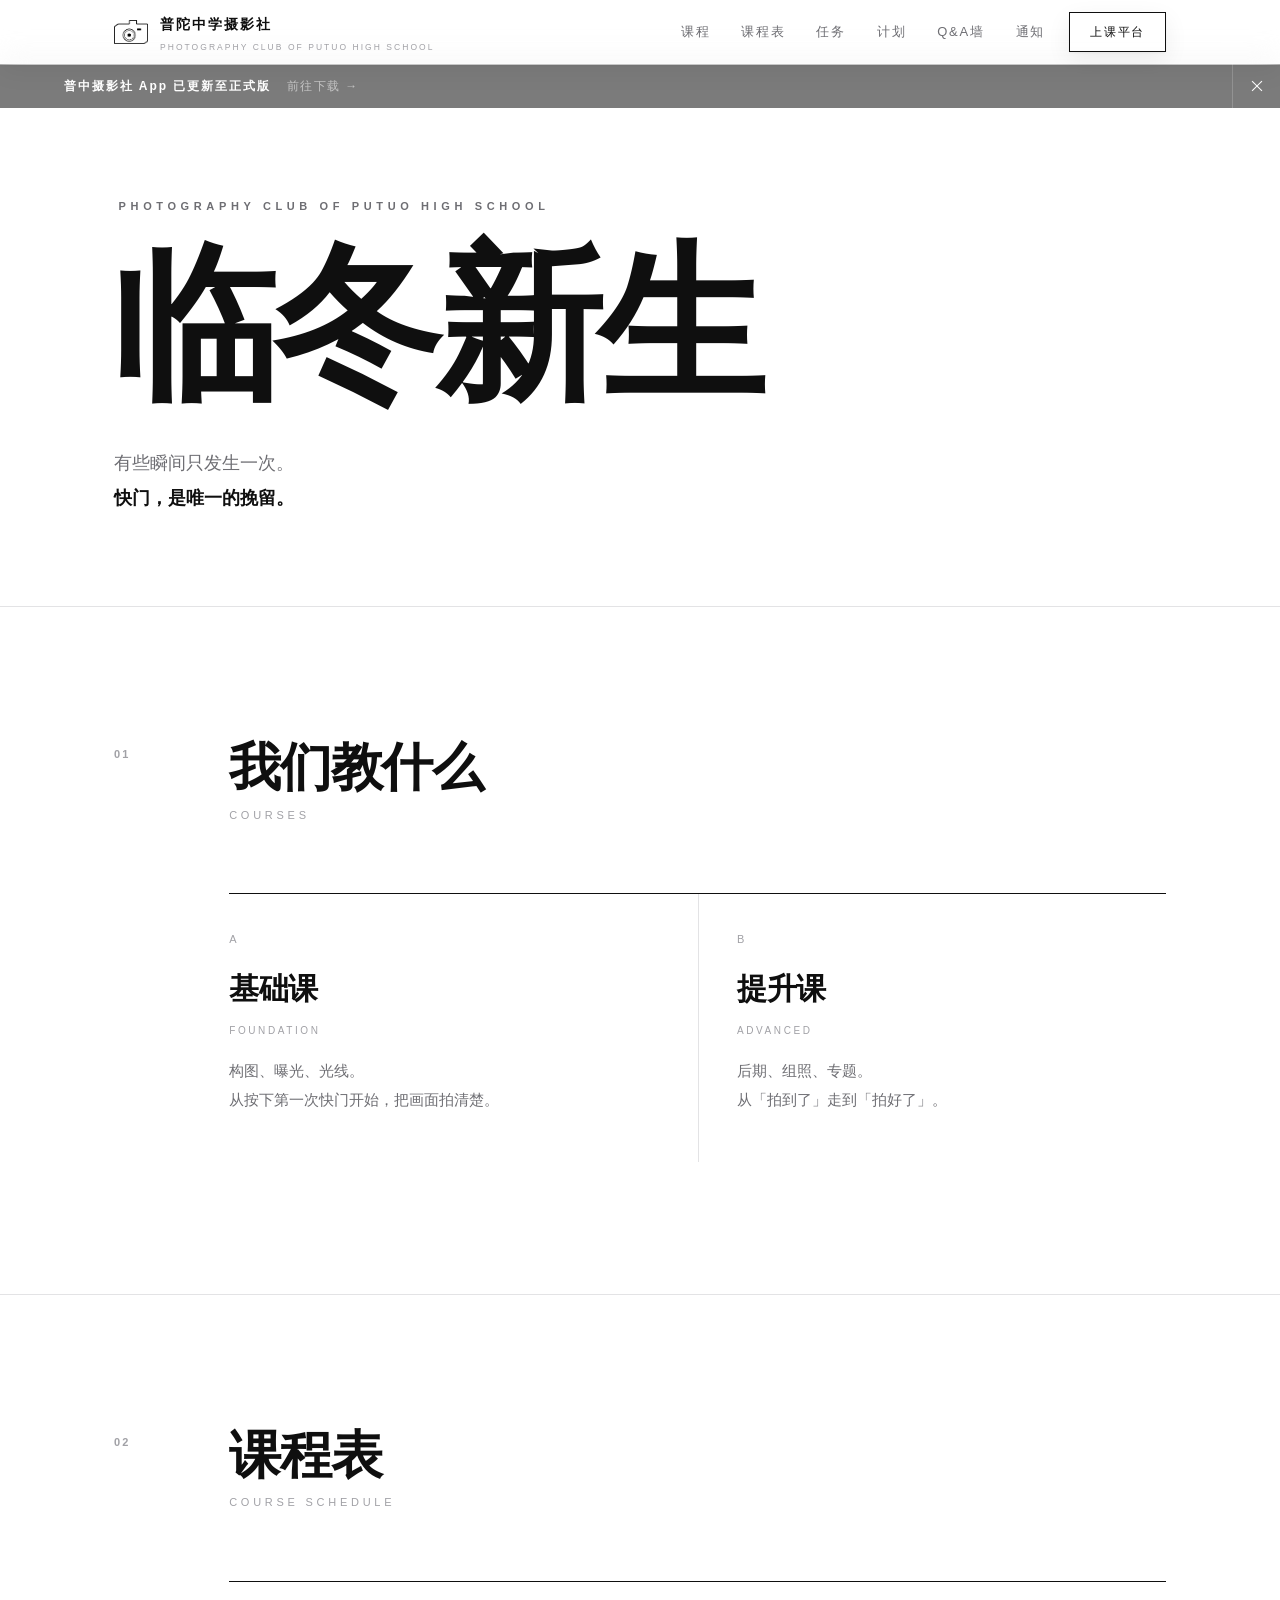
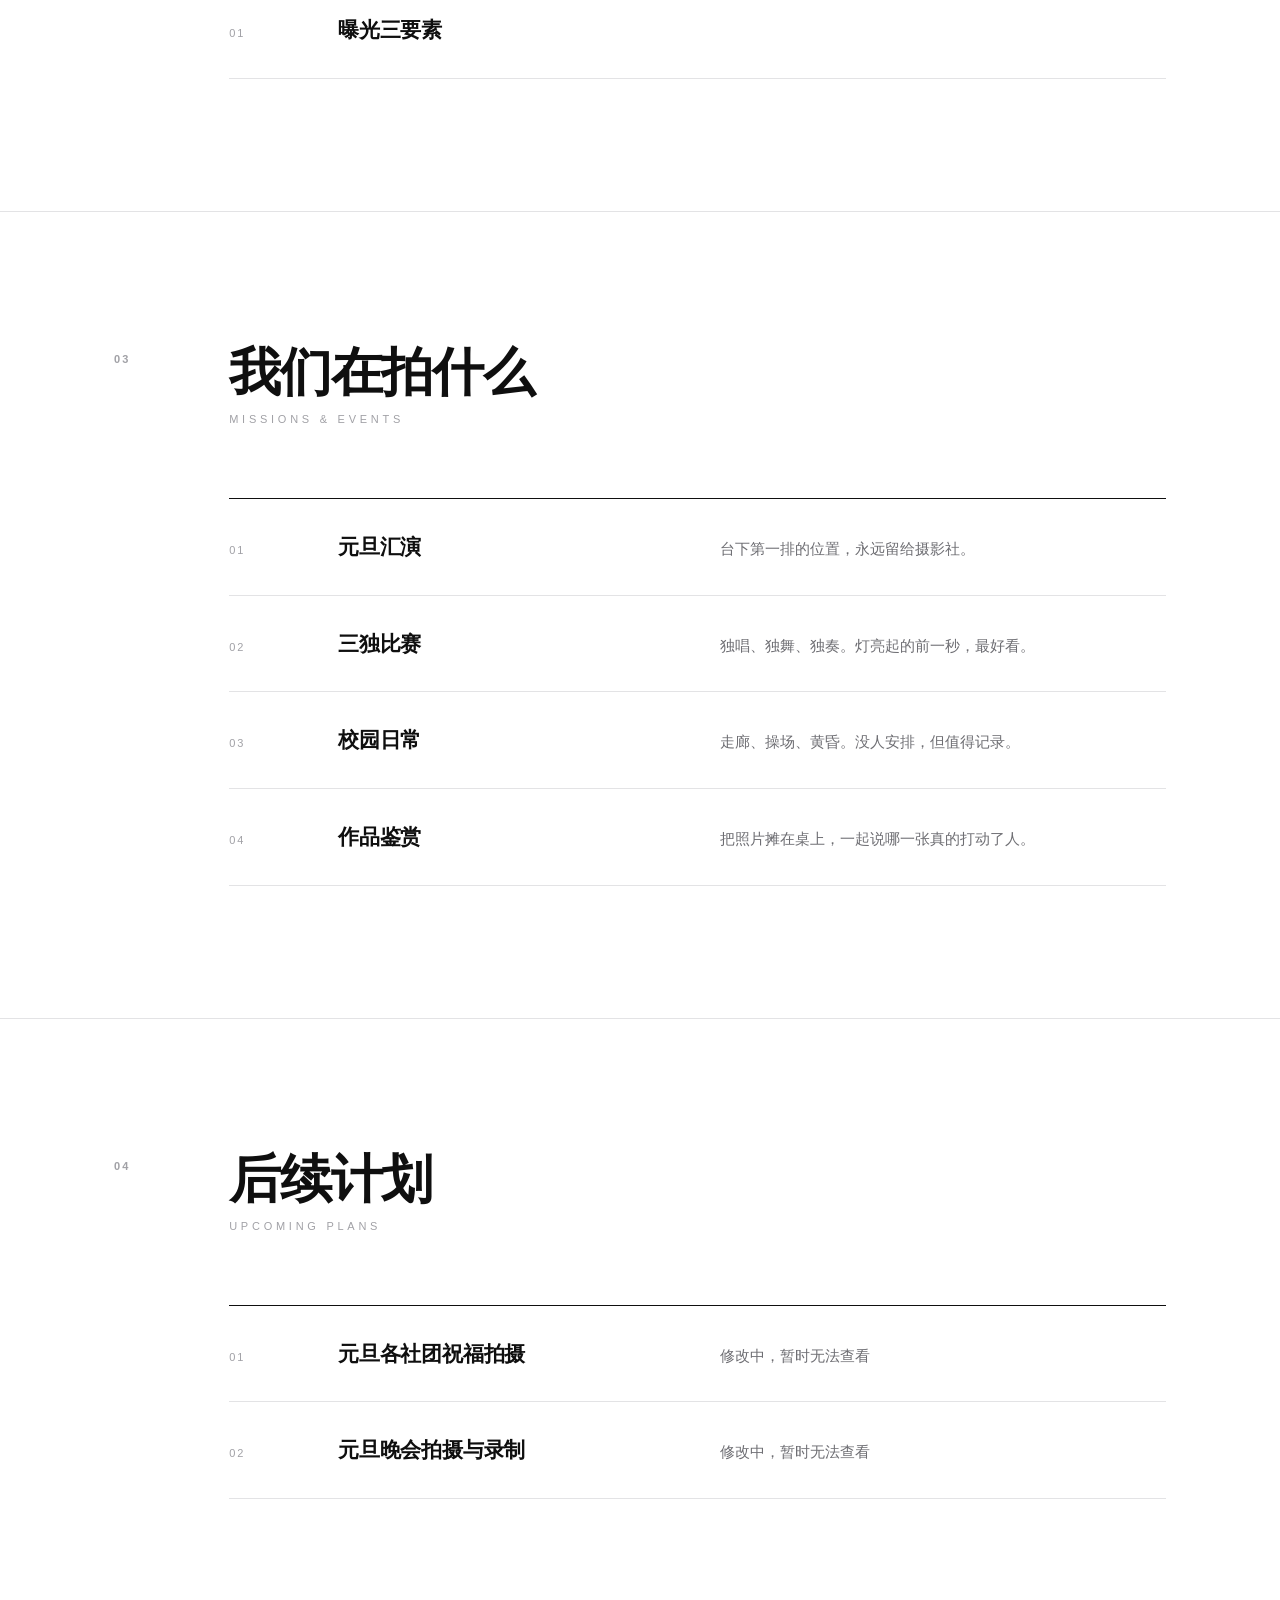
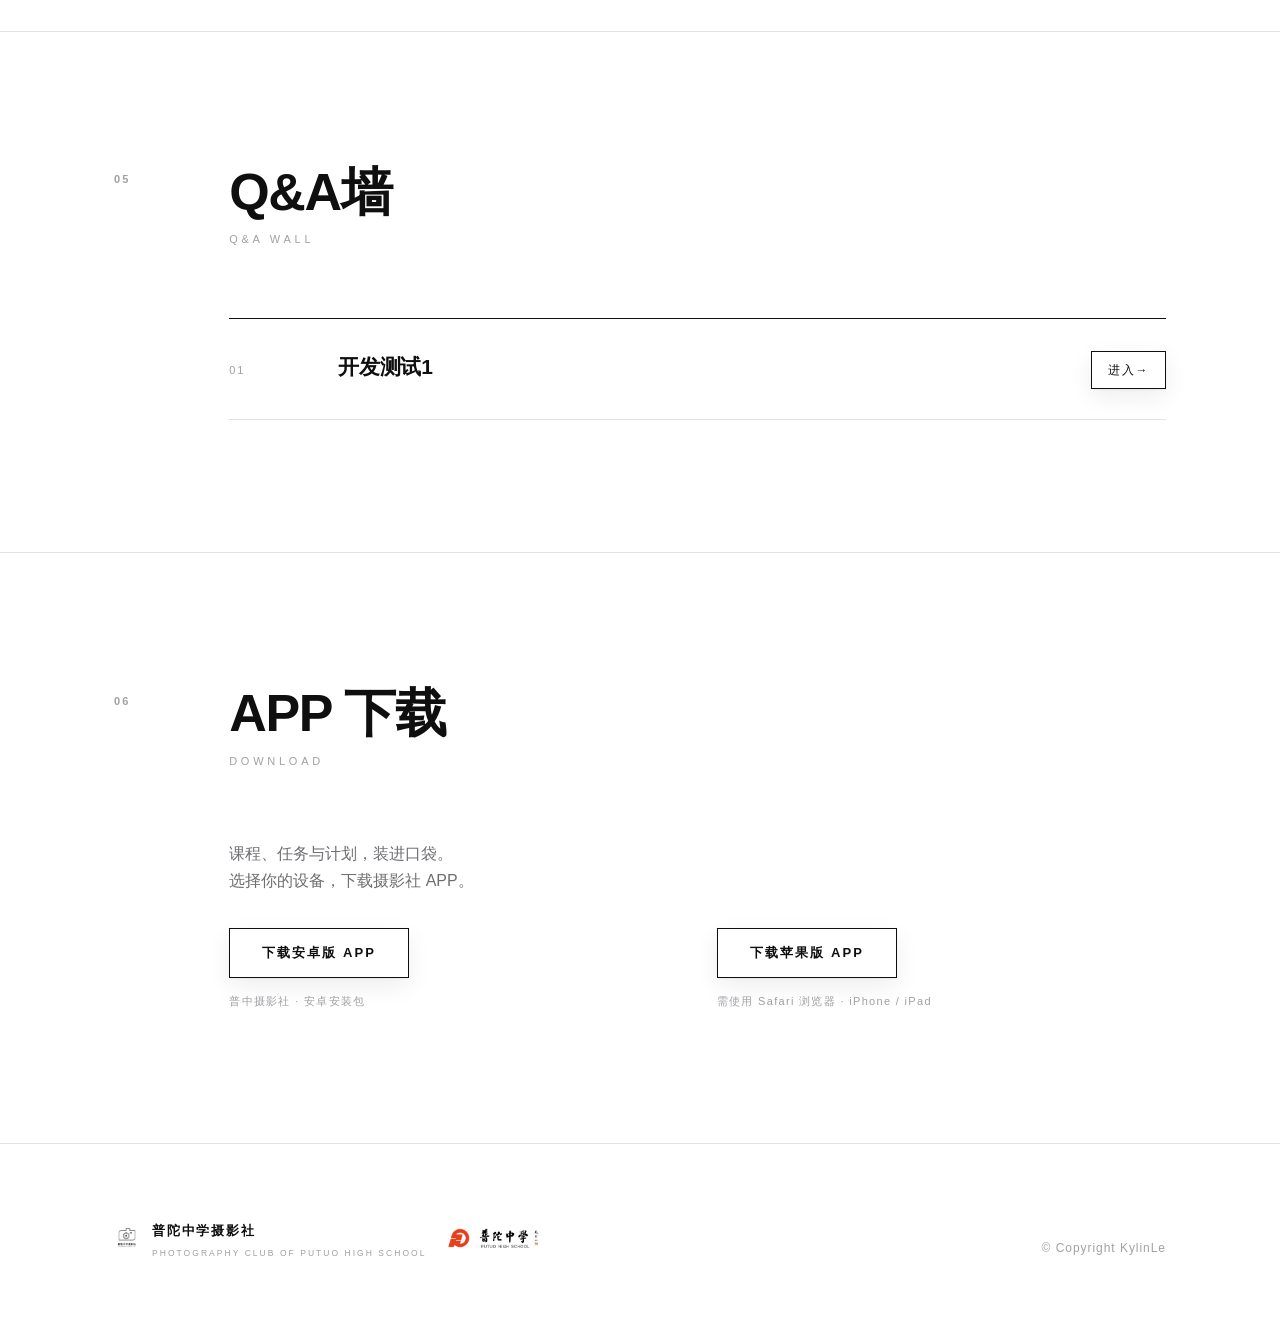
<file: index.html>
<!DOCTYPE html>
<html lang="zh-CN">
<head>
<meta charset="UTF-8">
<meta name="viewport" content="width=device-width, initial-scale=1">
<title>普陀中学摄影社</title>
<meta name="description" content="普陀中学摄影社 — 留住光。课程、活动与作品，用快门挽留每一个瞬间。">
<link rel="icon" type="image/png" href="assets/logo.png">
<link rel="stylesheet" href="css/style.css">
<meta name="app-version-code" content="7">
</head>
<body class="has-notice">

<!-- ================= 导航 ================= -->
<header class="nav" id="nav">
  <div class="nav-inner">
    <a class="brand" href="#top" aria-label="返回顶部">
      <img src="assets/logo2.png" alt="" width="34">
      <span>
        <span class="name">普陀中学摄影社</span>
        <span class="sub">Photography Club of Putuo High School</span>
      </span>
    </a>

    <nav class="nav-links" aria-label="主导航">
      <a href="#courses">课程</a>
      <a href="#timetable">课程表</a>
      <a href="#missions">任务</a>
      <a href="#plans">计划</a>
      <a href="#qa">Q&amp;A墙</a>
      <a class="notices-toggle" href="#notices">通知</a>
    </nav>

    <a class="platform-btn" href="https://kylinle.github.io/cp" target="_blank" rel="noopener">上课平台</a>

    <button class="menu-btn" id="menuBtn" aria-expanded="false" aria-label="打开菜单">
      <span></span><span></span>
    </button>
  </div>
  <div class="mobile-menu" id="mobileMenu">
    <a href="#courses">课程</a>
    <a href="#timetable">课程表</a>
    <a href="#missions">任务</a>
    <a href="#plans">计划</a>
    <a href="#qa">Q&amp;A墙</a>
    <a class="notices-toggle" href="#notices">通知</a>
  </div>
</header>

<!-- ================= 通知栏（可多条堆叠） ================= -->
<div class="notices" id="notices">
  <div class="notice" id="notice-app-release">
    <a class="notice-link" href="#app">
      <span class="t">普中摄影社 App 已更新至正式版</span>
      <span class="more">前往下载 →</span>
    </a>
    <button class="notice-close" aria-label="关闭通知">
      <span></span><span></span>
    </button>
  </div>
</div>

<main id="top">

  <!-- ================= 首屏 ================= -->
  <section class="hero">
    <div class="wrap">
      <div class="hero-grid">
        <div>
          <div class="eyebrow">Photography Club of Putuo High School</div>
          <h1>临冬新生</h1>
          <p class="hero-desc">
            有些瞬间只发生一次。<br>
            <strong>快门，是唯一的挽留。</strong>
          </p>
        </div>
      </div>
    </div>
  </section>

  <!-- ================= 01 课程 ================= -->
  <section class="sec" id="courses">
    <div class="wrap">
      <div class="sec-head reveal">
        <div class="sec-num">01</div>
        <h2>我们教什么<span class="en">Courses</span></h2>
      </div>

      <div class="sec-body">
        <div></div>
        <div class="content">
          <div class="courses reveal">
            <div class="course">
              <div class="idx">A</div>
              <h3>基础课</h3>
              <span class="en">Foundation</span>
              <p>构图、曝光、光线。<br>从按下第一次快门开始，把画面拍清楚。</p>
            </div>
            <div class="course">
              <div class="idx">B</div>
              <h3>提升课</h3>
              <span class="en">Advanced</span>
              <p>后期、组照、专题。<br>从「拍到了」走到「拍好了」。</p>
            </div>
          </div>
        </div>
      </div>
    </div>
  </section>

  <!-- ================= 02 课程表 ================= -->
  <section class="sec" id="timetable">
    <div class="wrap">
      <div class="sec-head reveal">
        <div class="sec-num">02</div>
        <h2>课程表<span class="en">Course Schedule</span></h2>
      </div>

      <div class="sec-body">
        <div></div>
        <div class="content">
          <div class="list reveal">
            <div class="list-item">
              <div class="n">01</div>
              <div class="t">曝光三要素</div>
            </div>
          </div>
        </div>
      </div>
    </div>
  </section>

  <!-- ================= 03 任务与活动 ================= -->
  <section class="sec" id="missions">
    <div class="wrap">
      <div class="sec-head reveal">
        <div class="sec-num">03</div>
        <h2>我们在拍什么<span class="en">Missions &amp; Events</span></h2>
      </div>

      <div class="sec-body">
        <div></div>
        <div class="content">
          <div class="list reveal">
            <div class="list-item">
              <div class="n">01</div>
              <div class="t">元旦汇演</div>
              <div class="d">台下第一排的位置，永远留给摄影社。</div>
            </div>
            <div class="list-item">
              <div class="n">02</div>
              <div class="t">三独比赛</div>
              <div class="d">独唱、独舞、独奏。灯亮起的前一秒，最好看。</div>
            </div>
            <div class="list-item">
              <div class="n">03</div>
              <div class="t">校园日常</div>
              <div class="d">走廊、操场、黄昏。没人安排，但值得记录。</div>
            </div>
            <div class="list-item">
              <div class="n">04</div>
              <div class="t">作品鉴赏</div>
              <div class="d">把照片摊在桌上，一起说哪一张真的打动了人。</div>
            </div>
          </div>
        </div>
      </div>
    </div>
  </section>

  <!-- ================= 04 后续计划 ================= -->
  <section class="sec" id="plans">
    <div class="wrap">
      <div class="sec-head reveal">
        <div class="sec-num">04</div>
        <h2>后续计划<span class="en">Upcoming Plans</span></h2>
      </div>

      <div class="sec-body">
        <div></div>
        <div class="content">
          <div class="list reveal">
            <div class="list-item">
              <div class="n">01</div>
              <div class="t">元旦各社团祝福拍摄</div>
              <div class="d">修改中，暂时无法查看</div>
            </div>
            <div class="list-item">
              <div class="n">02</div>
              <div class="t">元旦晚会拍摄与录制</div>
              <div class="d">修改中，暂时无法查看</div>
            </div>
          </div>
        </div>
      </div>
    </div>
  </section>

  <!-- ================= 05 Q&A墙 ================= -->
  <section class="sec" id="qa">
    <div class="wrap">
      <div class="sec-head reveal">
        <div class="sec-num">05</div>
        <h2>Q&amp;A墙<span class="en">Q&amp;A Wall</span></h2>
      </div>

      <div class="sec-body">
        <div></div>
        <div class="content">
          <div class="list reveal">
            <a class="list-item plan-item" href="plan/qa-dev-test1.html">
              <div class="n">01</div>
              <div class="t">开发测试1</div>
              <div class="go">进入<span aria-hidden="true"> →</span></div>
            </a>
          </div>
        </div>
      </div>
    </div>
  </section>

<!-- ================= 06 APP 下载 ================= -->
<section class="sec" id="app">
  <div class="wrap">
    <div class="sec-head reveal">
      <div class="sec-num">06</div>
      <h2>APP 下载<span class="en">Download</span></h2>
    </div>

    <div class="sec-body">
      <div></div>
      <div class="content">
        <p class="reveal">课程、任务与计划，装进口袋。<br>选择你的设备，下载摄影社 APP。</p>
        <div class="dl-opts reveal">
          <div class="dl-opt">
            <a class="dl-btn" href="downloads/pcpths-android.apk" download data-file="pcpths-android.apk">下载安卓版 APP</a>
            <div class="dl-meta">普中摄影社 · 安卓安装包</div>
          </div>
          <div class="dl-opt">
            <a class="dl-btn" id="iosDlBtn" href="downloads/普陀中学摄影社.mobileconfig" download>下载苹果版 APP</a>
            <div class="dl-meta">需使用 Safari 浏览器 · iPhone / iPad</div>
          </div>
        </div>
      </div>
    </div>
  </div>
</section>

</main>

<!-- ================= 下载弹窗 ================= -->
<div class="modal" id="dlModal" role="dialog" aria-modal="true" aria-labelledby="dlModalTitle">
  <div class="modal-mask"></div>
  <div class="modal-box">
    <p class="modal-title" id="dlModalTitle">开始下载</p>
    <p class="modal-desc"><span id="dlFile">pcpths-android.apk</span> 已开始下载，<br>请在浏览器下载列表查看。</p>
    <button class="modal-btn" id="dlModalClose">知道了</button>
  </div>
</div>

<!-- ================= Safari 提醒弹窗（苹果版下载） ================= -->
<div class="modal" id="iosModal" role="dialog" aria-modal="true" aria-labelledby="iosModalTitle">
  <div class="modal-mask"></div>
  <div class="modal-box">
    <p class="modal-title" id="iosModalTitle">请使用 Safari 浏览器</p>
    <p class="modal-desc">苹果版 APP 需在 Safari 浏览器中下载安装，<br>微信、QQ 内置浏览器无法完成安装。</p>
    <button class="modal-btn" id="iosModalConfirm">确定</button>
  </div>
</div>

<!-- ================= 页脚 ================= -->
<footer class="foot">
  <div class="wrap foot-inner">
    <div class="foot-brand-group">
      <a class="brand" href="#top">
        <img src="assets/logo.png" alt="" width="26" height="26">
        <span>
          <span class="name">普陀中学摄影社</span>
          <span class="sub">Photography Club of Putuo High School</span>
        </span>
      </a>
      <a class="foot-badge" href="http://www.ptzx.net/" target="_blank" rel="noopener" aria-label="普陀中学官网"><img src="assets/logopths.gif" alt=""></a>
    </div>
    <div class="legal">
      ©️ Copyright KylinLe
    </div>
  </div>
</footer>

<script src="js/main.js"></script>
</body>
</html>
</file>
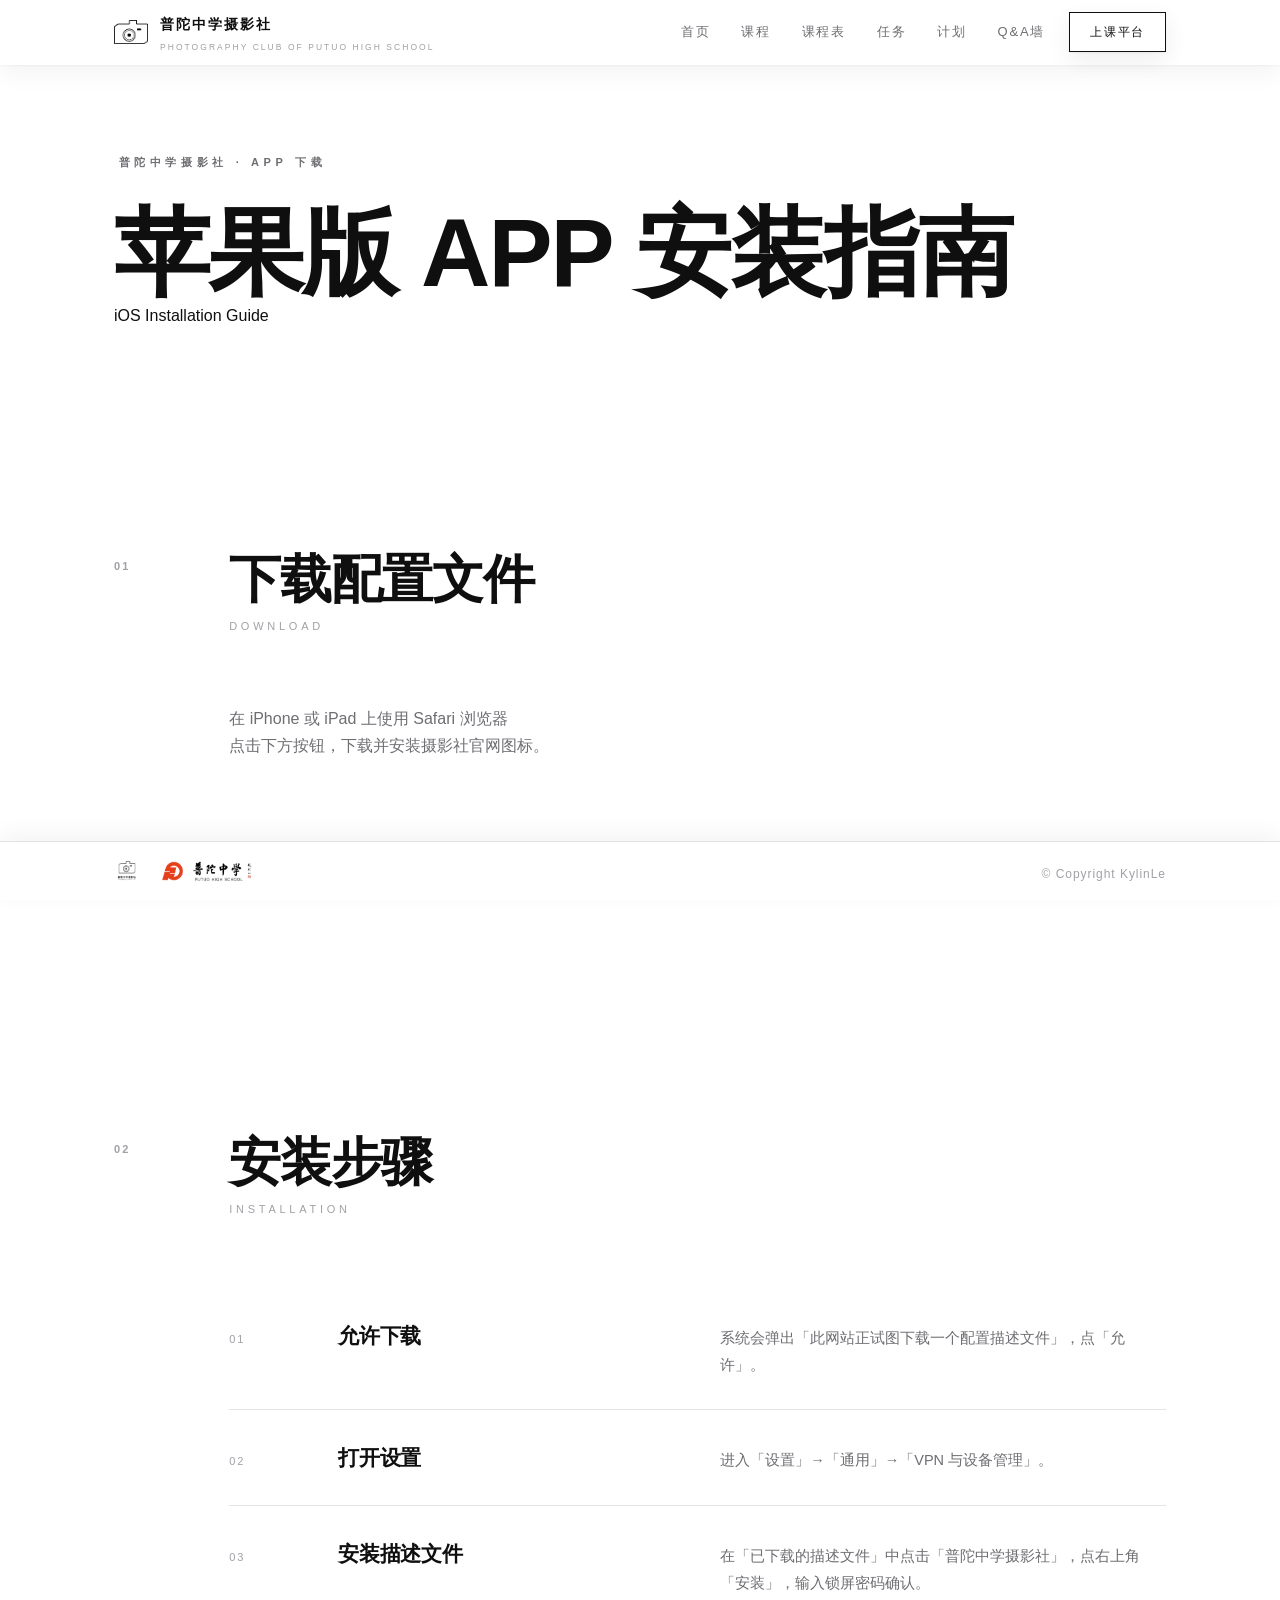
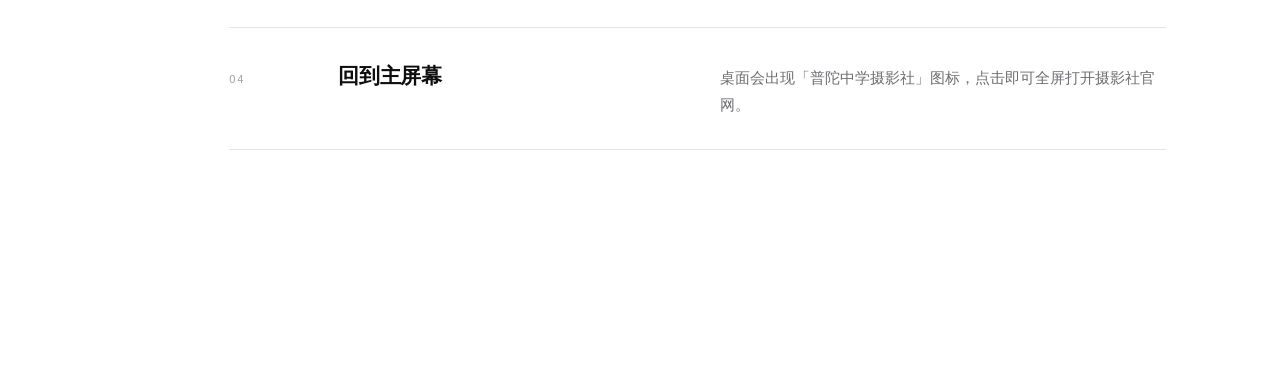
<file: guide/ios-install.html>
<!DOCTYPE html>
<html lang="zh-CN">
<head>
<meta charset="UTF-8">
<meta name="viewport" content="width=device-width, initial-scale=1">
<title>苹果版 APP 安装指南 — 普陀中学摄影社</title>
<meta name="description" content="普陀中学摄影社 · 苹果版 APP 下载与安装指南。">
<link rel="icon" type="image/png" href="../assets/logo.png">
<link rel="stylesheet" href="../css/style.css">
</head>
<body>

<!-- ================= 导航 ================= -->
<header class="nav" id="nav">
  <div class="nav-inner">
    <a class="brand" href="../index.html" aria-label="返回首页">
      <img src="../assets/logo2.png" alt="" width="34">
      <span>
        <span class="name">普陀中学摄影社</span>
        <span class="sub">Photography Club of Putuo High School</span>
      </span>
    </a>

    <nav class="nav-links" aria-label="主导航">
      <a href="../index.html">首页</a>
      <a href="../index.html#courses">课程</a>
      <a href="../index.html#timetable">课程表</a>
      <a href="../index.html#missions">任务</a>
      <a href="../index.html#plans">计划</a>
      <a href="../index.html#qa">Q&amp;A墙</a>
    </nav>

    <a class="platform-btn" href="https://kylinle.github.io/cp" target="_blank" rel="noopener">上课平台</a>

    <button class="menu-btn" id="menuBtn" aria-expanded="false" aria-label="打开菜单">
      <span></span><span></span>
    </button>
  </div>
  <div class="mobile-menu" id="mobileMenu">
    <a href="../index.html">首页</a>
    <a href="../index.html#courses">课程</a>
    <a href="../index.html#timetable">课程表</a>
    <a href="../index.html#missions">任务</a>
    <a href="../index.html#plans">计划</a>
    <a href="../index.html#qa">Q&amp;A墙</a>
  </div>
</header>

<main class="plan-page" id="top">

  <!-- ================= 首屏 ================= -->
  <section class="hero">
    <div class="wrap">
      <div class="eyebrow">普陀中学摄影社 · APP 下载</div>
      <h1 class="plan-title">苹果版 APP 安装指南</h1>
      <div class="hero-en">iOS Installation Guide</div>
    </div>
  </section>

  <!-- ================= 01 下载配置文件 ================= -->
  <section class="sec">
    <div class="wrap">
      <div class="sec-head reveal">
        <div class="sec-num">01</div>
        <h2>下载配置文件<span class="en">Download</span></h2>
      </div>

      <div class="sec-body">
        <div></div>
        <div class="content">
          <p class="reveal">在 iPhone 或 iPad 上使用 Safari 浏览器<br>点击下方按钮，下载并安装摄影社官网图标。</p>
          <a class="dl-btn reveal" href="../downloads/普陀中学摄影社.mobileconfig" download>下载配置文件</a>
          <div class="dl-meta reveal">普陀中学摄影社.mobileconfig · iOS 配置文件</div>
        </div>
      </div>
    </div>
  </section>

  <!-- ================= 02 安装步骤 ================= -->
  <section class="sec">
    <div class="wrap">
      <div class="sec-head reveal">
        <div class="sec-num">02</div>
        <h2>安装步骤<span class="en">Installation</span></h2>
      </div>

      <div class="sec-body">
        <div></div>
        <div class="content">
          <div class="list reveal">
            <div class="list-item">
              <div class="n">01</div>
              <div class="t">允许下载</div>
              <div class="d">系统会弹出「此网站正试图下载一个配置描述文件」，点「允许」。</div>
            </div>
            <div class="list-item">
              <div class="n">02</div>
              <div class="t">打开设置</div>
              <div class="d">进入「设置」→「通用」→「VPN 与设备管理」。</div>
            </div>
            <div class="list-item">
              <div class="n">03</div>
              <div class="t">安装描述文件</div>
              <div class="d">在「已下载的描述文件」中点击「普陀中学摄影社」，点右上角「安装」，输入锁屏密码确认。</div>
            </div>
            <div class="list-item">
              <div class="n">04</div>
              <div class="t">回到主屏幕</div>
              <div class="d">桌面会出现「普陀中学摄影社」图标，点击即可全屏打开摄影社官网。</div>
            </div>
          </div>
        </div>
      </div>
    </div>
  </section>

</main>

<!-- ================= 页脚 ================= -->
<footer class="foot foot-bar">
  <div class="wrap foot-inner">
    <div class="foot-brand-group">
      <a class="brand" href="../index.html#top" aria-label="返回首页">
        <img src="../assets/logo.png" alt="普陀中学摄影社" width="26" height="26">
      </a>
      <a class="foot-badge" href="http://www.ptzx.net/" target="_blank" rel="noopener" aria-label="普陀中学官网"><img src="../assets/logopths.gif" alt=""></a>
    </div>
    <div class="legal">
      ©️ Copyright KylinLe
    </div>
  </div>
</footer>

<script src="../js/main.js"></script>
</body>
</html>
</file>
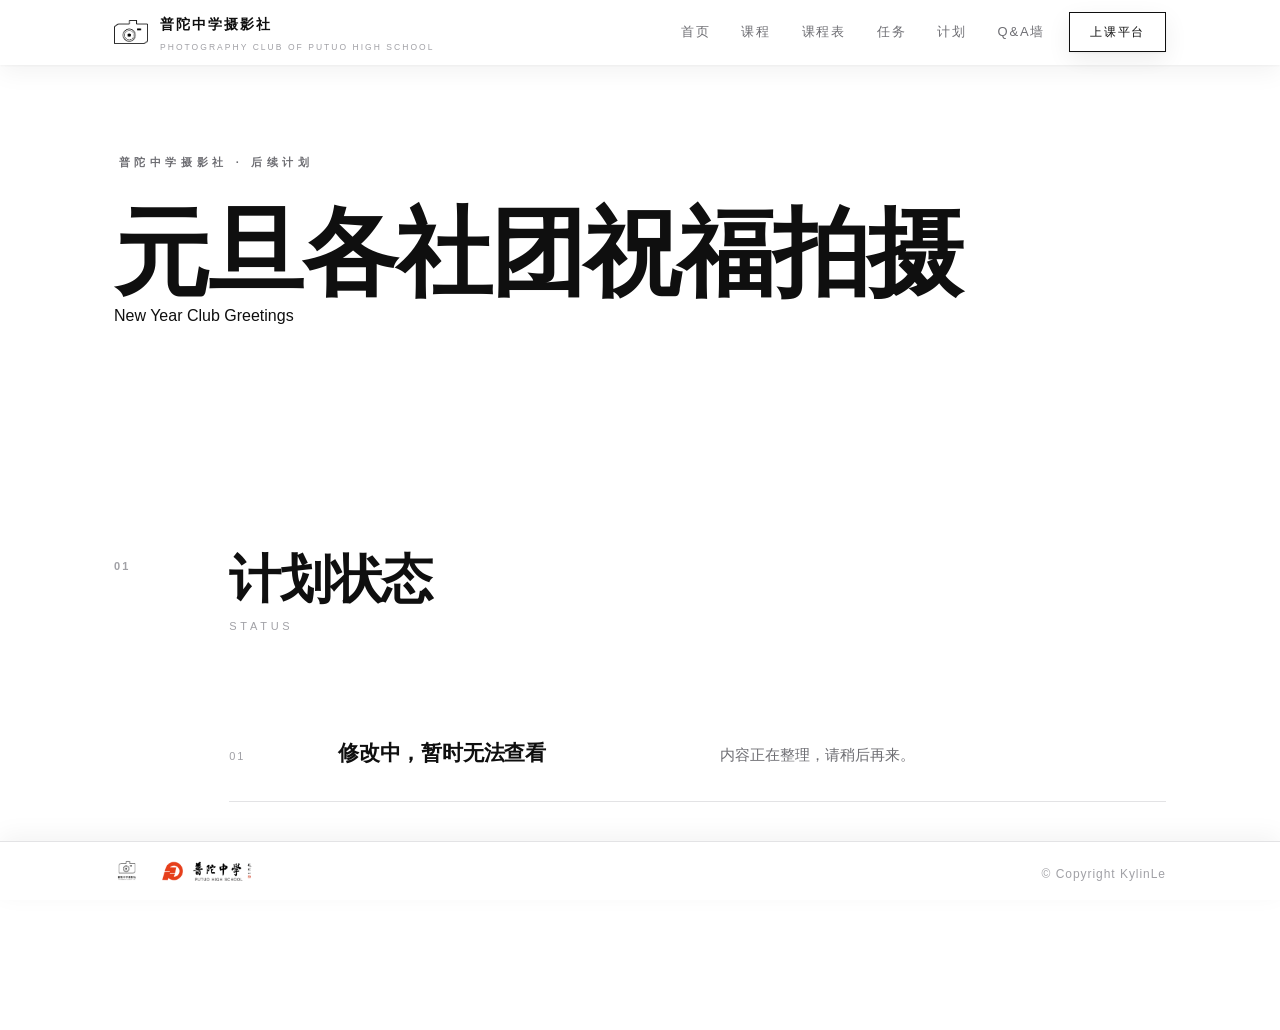
<file: plan/clubs-greeting.html>
<!DOCTYPE html>
<html lang="zh-CN">
<head>
<meta charset="UTF-8">
<meta name="viewport" content="width=device-width, initial-scale=1">
<title>元旦各社团祝福拍摄 — 普陀中学摄影社</title>
<meta name="description" content="普陀中学摄影社 · 元旦各社团祝福拍摄计划。">
<link rel="icon" type="image/png" href="../assets/logo.png">
<link rel="stylesheet" href="../css/style.css">
</head>
<body>

<!-- ================= 导航 ================= -->
<header class="nav" id="nav">
  <div class="nav-inner">
    <a class="brand" href="../index.html" aria-label="返回首页">
      <img src="../assets/logo2.png" alt="" width="34">
      <span>
        <span class="name">普陀中学摄影社</span>
        <span class="sub">Photography Club of Putuo High School</span>
      </span>
    </a>

    <nav class="nav-links" aria-label="主导航">
      <a href="../index.html">首页</a>
      <a href="../index.html#courses">课程</a>
      <a href="../index.html#timetable">课程表</a>
      <a href="../index.html#missions">任务</a>
      <a href="../index.html#plans">计划</a>
      <a href="../index.html#qa">Q&amp;A墙</a>
    </nav>

    <a class="platform-btn" href="https://kylinle.github.io/cp" target="_blank" rel="noopener">上课平台</a>

    <button class="menu-btn" id="menuBtn" aria-expanded="false" aria-label="打开菜单">
      <span></span><span></span>
    </button>
  </div>
  <div class="mobile-menu" id="mobileMenu">
    <a href="../index.html">首页</a>
    <a href="../index.html#courses">课程</a>
    <a href="../index.html#timetable">课程表</a>
    <a href="../index.html#missions">任务</a>
    <a href="../index.html#plans">计划</a>
    <a href="../index.html#qa">Q&amp;A墙</a>
  </div>
</header>

<main class="plan-page" id="top">

  <!-- ================= 首屏 ================= -->
  <section class="hero">
    <div class="wrap">
      <div class="eyebrow">普陀中学摄影社 · 后续计划</div>
      <h1 class="plan-title">元旦各社团祝福拍摄</h1>
      <div class="hero-en">New Year Club Greetings</div>
    </div>
  </section>

  <!-- ================= 01 计划状态 ================= -->
  <section class="sec">
    <div class="wrap">
      <div class="sec-head reveal">
        <div class="sec-num">01</div>
        <h2>计划状态<span class="en">Status</span></h2>
      </div>

      <div class="sec-body">
        <div></div>
        <div class="content">
          <div class="list reveal">
            <div class="list-item">
              <div class="n">01</div>
              <div class="t">修改中，暂时无法查看</div>
              <div class="d">内容正在整理，请稍后再来。</div>
            </div>
          </div>
        </div>
      </div>
    </div>
  </section>

</main>

<!-- ================= 页脚 ================= -->
<footer class="foot foot-bar">
  <div class="wrap foot-inner">
    <div class="foot-brand-group">
      <a class="brand" href="../index.html#top" aria-label="返回首页">
        <img src="../assets/logo.png" alt="普陀中学摄影社" width="26" height="26">
      </a>
      <a class="foot-badge" href="http://www.ptzx.net/" target="_blank" rel="noopener" aria-label="普陀中学官网"><img src="../assets/logopths.gif" alt=""></a>
    </div>
    <div class="legal">
      ©️ Copyright KylinLe
    </div>
  </div>
</footer>

<script src="../js/main.js"></script>
</body>
</html>
</file>
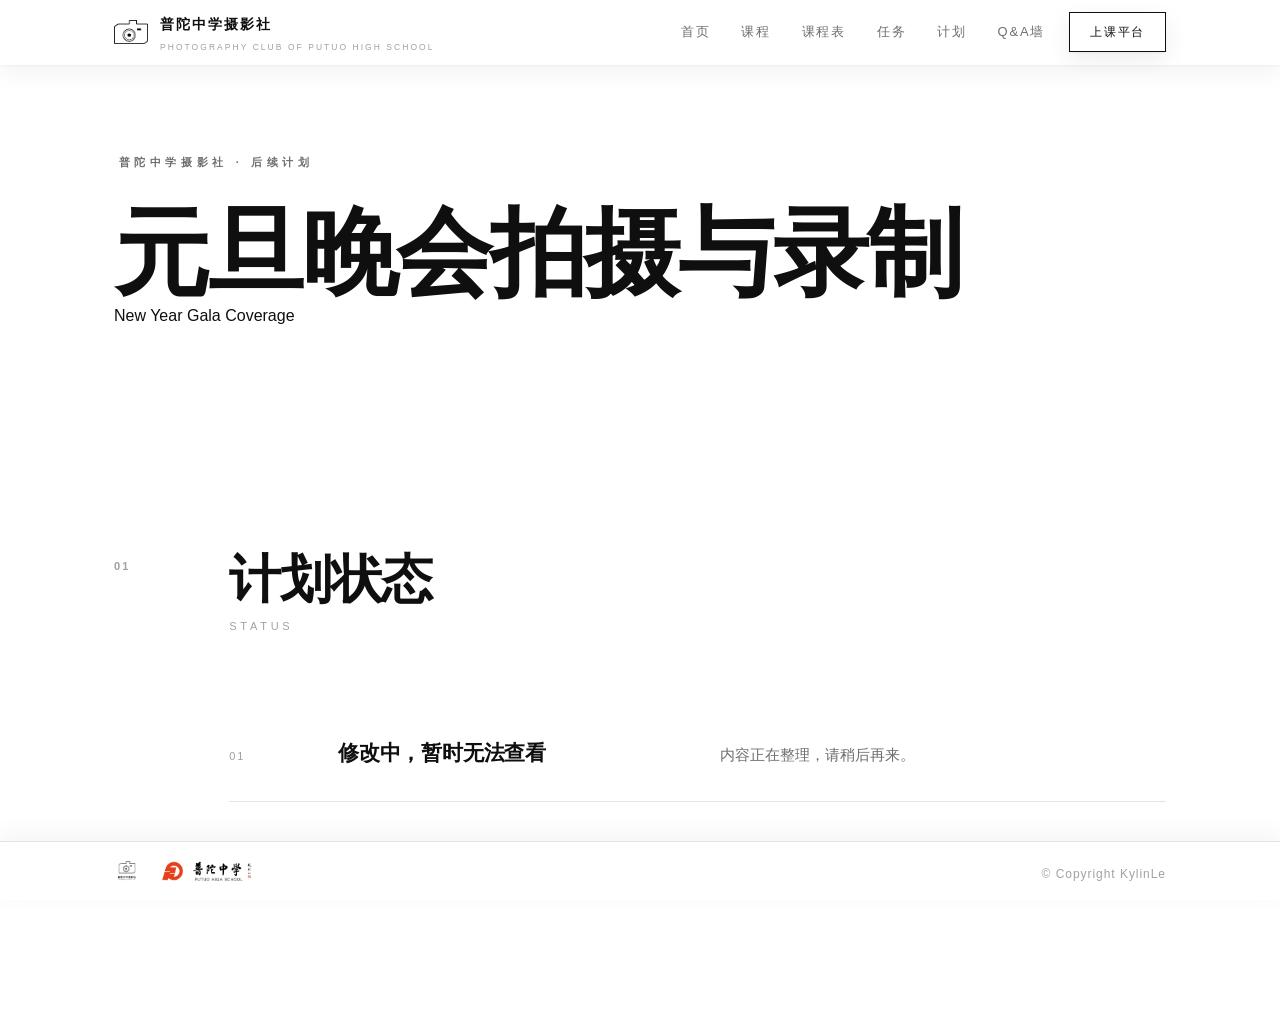
<file: plan/gala-recording.html>
<!DOCTYPE html>
<html lang="zh-CN">
<head>
<meta charset="UTF-8">
<meta name="viewport" content="width=device-width, initial-scale=1">
<title>元旦晚会拍摄与录制 — 普陀中学摄影社</title>
<meta name="description" content="普陀中学摄影社 · 元旦晚会拍摄与录制计划。">
<link rel="icon" type="image/png" href="../assets/logo.png">
<link rel="stylesheet" href="../css/style.css">
</head>
<body>

<!-- ================= 导航 ================= -->
<header class="nav" id="nav">
  <div class="nav-inner">
    <a class="brand" href="../index.html" aria-label="返回首页">
      <img src="../assets/logo2.png" alt="" width="34">
      <span>
        <span class="name">普陀中学摄影社</span>
        <span class="sub">Photography Club of Putuo High School</span>
      </span>
    </a>

    <nav class="nav-links" aria-label="主导航">
      <a href="../index.html">首页</a>
      <a href="../index.html#courses">课程</a>
      <a href="../index.html#timetable">课程表</a>
      <a href="../index.html#missions">任务</a>
      <a href="../index.html#plans">计划</a>
      <a href="../index.html#qa">Q&amp;A墙</a>
    </nav>

    <a class="platform-btn" href="https://kylinle.github.io/cp" target="_blank" rel="noopener">上课平台</a>

    <button class="menu-btn" id="menuBtn" aria-expanded="false" aria-label="打开菜单">
      <span></span><span></span>
    </button>
  </div>
  <div class="mobile-menu" id="mobileMenu">
    <a href="../index.html">首页</a>
    <a href="../index.html#courses">课程</a>
    <a href="../index.html#timetable">课程表</a>
    <a href="../index.html#missions">任务</a>
    <a href="../index.html#plans">计划</a>
    <a href="../index.html#qa">Q&amp;A墙</a>
  </div>
</header>

<main class="plan-page" id="top">

  <!-- ================= 首屏 ================= -->
  <section class="hero">
    <div class="wrap">
      <div class="eyebrow">普陀中学摄影社 · 后续计划</div>
      <h1 class="plan-title">元旦晚会拍摄与录制</h1>
      <div class="hero-en">New Year Gala Coverage</div>
    </div>
  </section>

  <!-- ================= 01 计划状态 ================= -->
  <section class="sec">
    <div class="wrap">
      <div class="sec-head reveal">
        <div class="sec-num">01</div>
        <h2>计划状态<span class="en">Status</span></h2>
      </div>

      <div class="sec-body">
        <div></div>
        <div class="content">
          <div class="list reveal">
            <div class="list-item">
              <div class="n">01</div>
              <div class="t">修改中，暂时无法查看</div>
              <div class="d">内容正在整理，请稍后再来。</div>
            </div>
          </div>
        </div>
      </div>
    </div>
  </section>

</main>

<!-- ================= 页脚 ================= -->
<footer class="foot foot-bar">
  <div class="wrap foot-inner">
    <div class="foot-brand-group">
      <a class="brand" href="../index.html#top" aria-label="返回首页">
        <img src="../assets/logo.png" alt="普陀中学摄影社" width="26" height="26">
      </a>
      <a class="foot-badge" href="http://www.ptzx.net/" target="_blank" rel="noopener" aria-label="普陀中学官网"><img src="../assets/logopths.gif" alt=""></a>
    </div>
    <div class="legal">
      ©️ Copyright KylinLe
    </div>
  </div>
</footer>

<script src="../js/main.js"></script>
</body>
</html>
</file>
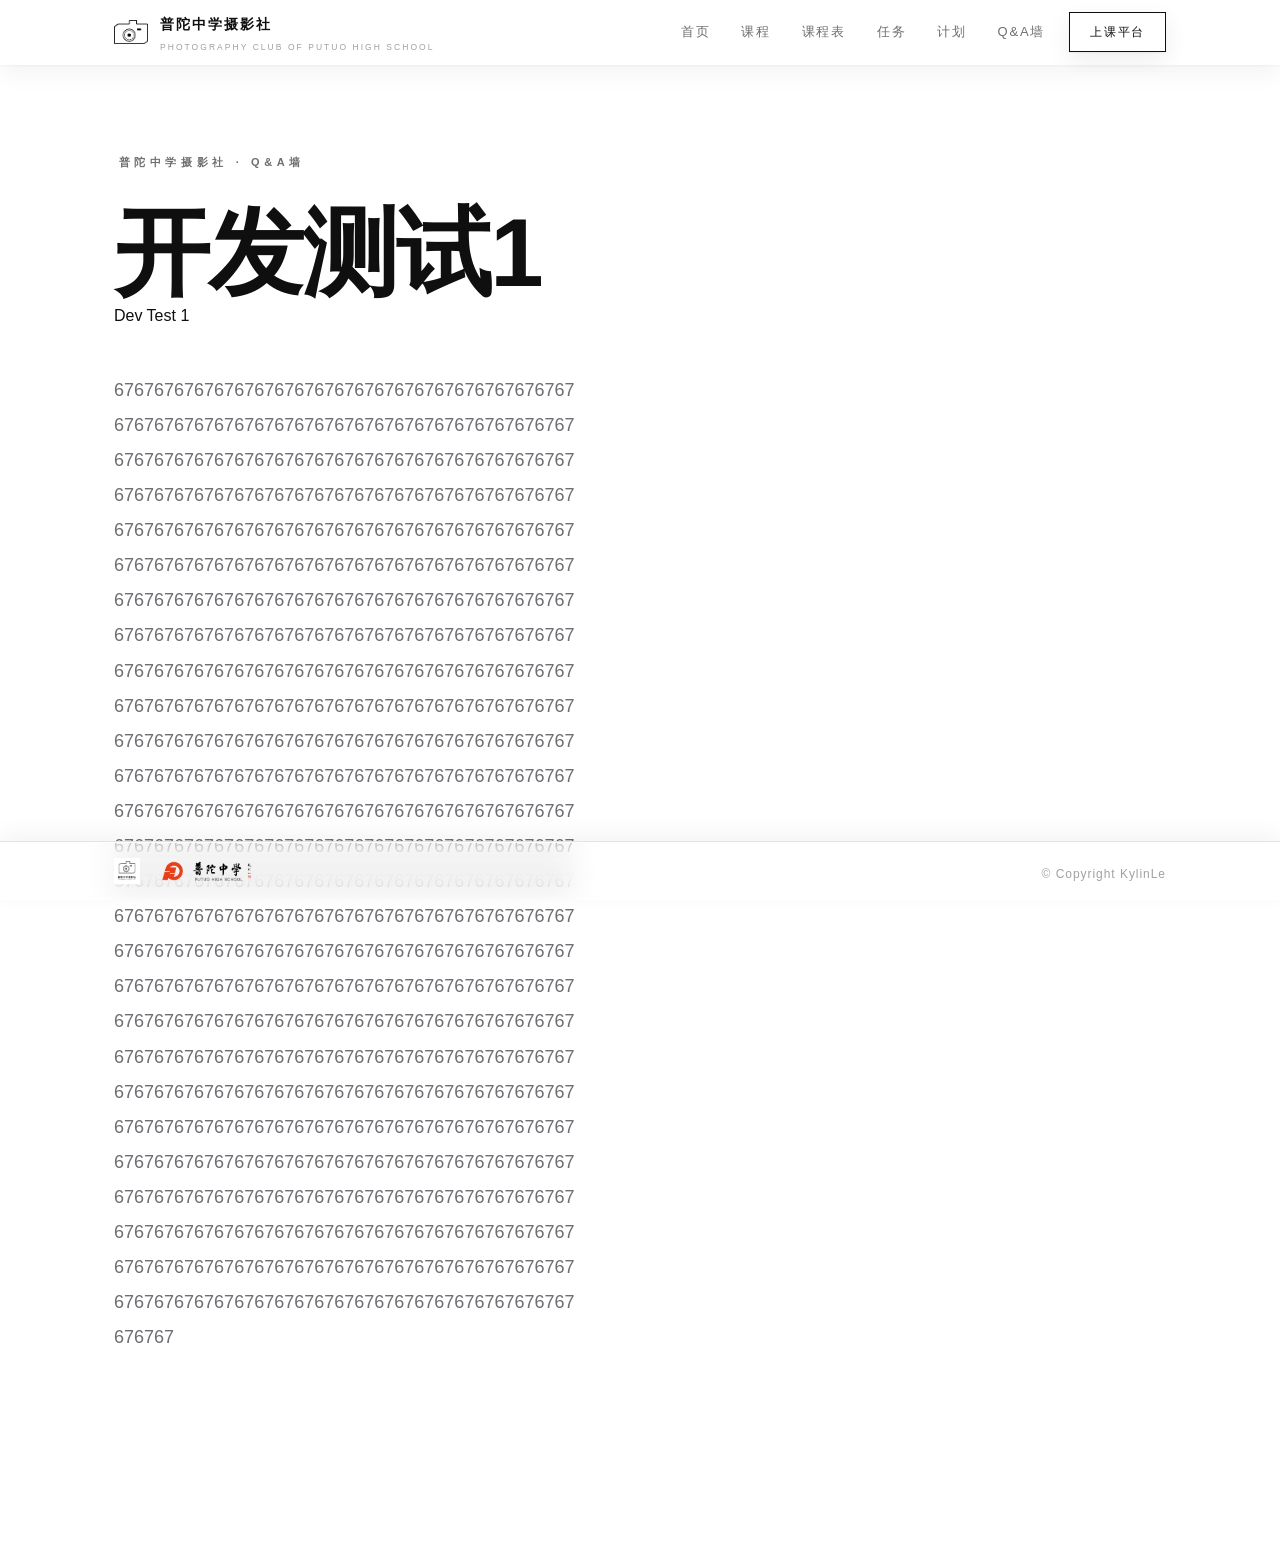
<file: plan/qa-dev-test1.html>
<!DOCTYPE html>
<html lang="zh-CN">
<head>
<meta charset="UTF-8">
<meta name="viewport" content="width=device-width, initial-scale=1">
<title>开发测试1 — 普陀中学摄影社</title>
<link rel="icon" type="image/png" href="../assets/logo.png">
<link rel="stylesheet" href="../css/style.css">
</head>
<body>

<header class="nav" id="nav">
  <div class="nav-inner">
    <a class="brand" href="../index.html#top" aria-label="返回首页">
      <img src="../assets/logo2.png" alt="" width="34">
      <span>
        <span class="name">普陀中学摄影社</span>
        <span class="sub">Photography Club of Putuo High School</span>
      </span>
    </a>

    <nav class="nav-links" aria-label="主导航">
      <a href="../index.html">首页</a>
      <a href="../index.html#courses">课程</a>
      <a href="../index.html#timetable">课程表</a>
      <a href="../index.html#missions">任务</a>
      <a href="../index.html#plans">计划</a>
      <a href="../index.html#qa">Q&amp;A墙</a>
    </nav>

    <a class="platform-btn" href="https://kylinle.github.io/cp" target="_blank" rel="noopener">上课平台</a>

    <button class="menu-btn" id="menuBtn" aria-expanded="false" aria-label="打开菜单">
      <span></span><span></span>
    </button>
  </div>
  <div class="mobile-menu" id="mobileMenu">
    <a href="../index.html">首页</a>
    <a href="../index.html#courses">课程</a>
    <a href="../index.html#timetable">课程表</a>
    <a href="../index.html#missions">任务</a>
    <a href="../index.html#plans">计划</a>
    <a href="../index.html#qa">Q&amp;A墙</a>
  </div>
</header>

<main class="plan-page" id="top">

  <!-- ================= 首屏（大字标题 + 正文） ================= -->
  <section class="hero">
    <div class="wrap">
      <div class="eyebrow">普陀中学摄影社 · Q&amp;A墙</div>
      <h1 class="plan-title">开发测试1</h1>
      <div class="hero-en">Dev Test 1</div>
      <p class="hero-desc">[base64]</p>
    </div>
  </section>

  <!-- ================= 01 正文（app-only：仅供安卓 App 解析渲染，网页隐藏） ================= -->
  <section class="sec app-only">
    <div class="wrap">
      <div class="sec-head">
        <div class="sec-num">01</div>
        <h2>正文<span class="en">Content</span></h2>
      </div>

      <div class="sec-body">
        <div></div>
        <div class="content">
          <div class="list">
            <div class="list-item">
              <div class="n">01</div>
              <div class="t">正文</div>
              <div class="d">[base64]</div>
            </div>
          </div>
        </div>
      </div>
    </div>
  </section>

</main>

<!-- ================= 页脚 ================= -->
<footer class="foot foot-bar">
  <div class="wrap foot-inner">
    <div class="foot-brand-group">
      <a class="brand" href="../index.html#top" aria-label="返回首页">
        <img src="../assets/logo.png" alt="普陀中学摄影社" width="26" height="26">
      </a>
      <a class="foot-badge" href="http://www.ptzx.net/" target="_blank" rel="noopener" aria-label="普陀中学官网"><img src="../assets/logopths.gif" alt=""></a>
    </div>
    <div class="legal">
      ©️ Copyright KylinLe
    </div>
  </div>
</footer>

<script src="../js/main.js"></script>
</body>
</html>
</file>
<file: css/style.css>
/* ============================================================
   普陀中学摄影社 — 样式表
   设计系统：细线 / 黑白 / 字距
   ============================================================ */

:root{
  --ink:#0f0f0f;
  --paper:#ffffff;
  --muted:#6e6e73;
  --faint:#a1a1a6;
  --line:#e3e3e5;

  --pad: clamp(20px, 5vw, 64px);
  --maxw: 1180px;
  --notice-h: 44px;

  --ease: cubic-bezier(.22,.61,.24,1);
}

*,*::before,*::after{ margin:0; padding:0; box-sizing:border-box; }

html{
  -webkit-text-size-adjust:100%;
  scroll-behavior:smooth;
}
section[id]{ scroll-margin-top:64px; }
.has-notice section[id]{ scroll-margin-top:calc(64px + var(--notices-h, var(--notice-h))); }

body{
  background:var(--paper);
  color:var(--ink);
  font-family:-apple-system, BlinkMacSystemFont, "SF Pro Display", "PingFang SC",
              "Helvetica Neue", "Hiragino Sans GB", "Microsoft YaHei", sans-serif;
  font-size:16px;
  line-height:1.7;
  -webkit-font-smoothing:antialiased;
  text-rendering:optimizeLegibility;
  overflow-x:hidden;
}
::selection{ background:var(--ink); color:var(--paper); }

a{ color:inherit; text-decoration:none; }
img{ display:block; max-width:100%; }

/* 仅供安卓 App 解析的内容（网页隐藏；App 按 HTML 结构解析、不读取 CSS，故不受影响） */
.app-only{ display:none; }

/* ---------- 通用容器 ---------- */
.wrap{
  width:100%;
  max-width:var(--maxw);
  margin:0 auto;
  padding:0 var(--pad);
}

/* ---------- 顶部导航 ---------- */
.nav{
  position:fixed; inset:0 0 auto 0; z-index:100;
  background:rgba(255,255,255,.18);
  backdrop-filter:blur(14px) saturate(1.3);
  -webkit-backdrop-filter:blur(14px) saturate(1.3);
  box-shadow:0 1px 2px rgba(15,15,15,.04), 0 8px 24px rgba(15,15,15,.05), inset 0 1px 0 rgba(255,255,255,.9);
  border-bottom:1px solid transparent;
  transition:border-color .4s var(--ease), background .4s var(--ease);
}
.nav.is-scrolled{ border-bottom-color:var(--line); }

.nav-inner{
  max-width:var(--maxw); margin:0 auto;
  padding:0 var(--pad);
  height:64px;
  display:flex; align-items:center; justify-content:space-between; gap:24px;
}

.brand{ display:flex; align-items:center; gap:12px; }
.brand img{ width:26px; height:26px; flex:0 0 auto; }
/* 顶栏 logo（logo2 为横向长方形，按原始比例显示，不做方形拉伸） */
.nav .brand img{ width:34px; height:auto; }
.brand .name{
  font-size:14px; font-weight:600; letter-spacing:.14em;
}
.brand .sub{
  display:block; font-size:8.5px; letter-spacing:.24em;
  color:var(--faint); text-transform:uppercase; margin-top:3px; font-weight:500;
}

.nav-links{ display:flex; gap:clamp(18px,2.4vw,36px); margin-left:auto; }
.nav-links a{
  font-size:13px; letter-spacing:.14em; color:var(--muted);
  padding:6px 0; position:relative; transition:color .3s var(--ease);
}
.nav-links a::after{
  content:""; position:absolute; left:0; bottom:0;
  width:100%; height:1px; background:var(--ink);
  transform:scaleX(0); transform-origin:right;
  transition:transform .45s var(--ease);
}
.nav-links a:hover{ color:var(--ink); }
.nav-links a:hover::after{ transform:scaleX(1); transform-origin:left; }

/* 上课平台按钮 */
.platform-btn{
  display:inline-flex; align-items:center;
  padding:9px 20px;
  border:1px solid var(--ink);
  font-size:12px; letter-spacing:.14em;
  white-space:nowrap;
  transition:transform .35s var(--ease), background .3s var(--ease), color .3s var(--ease), box-shadow .35s var(--ease);
}

.menu-btn{
  display:none; width:40px; height:40px; margin-right:-8px;
  background:none; border:0; cursor:pointer; position:relative;
}
.menu-btn span{
  position:absolute; left:10px; width:20px; height:1px; background:var(--ink);
  transition:transform .4s var(--ease), opacity .3s var(--ease);
}
.menu-btn span:nth-child(1){ top:16px; }
.menu-btn span:nth-child(2){ top:23px; }
.menu-btn[aria-expanded="true"] span:nth-child(1){ transform:translateY(3.5px) rotate(45deg); }
.menu-btn[aria-expanded="true"] span:nth-child(2){ transform:translateY(-3.5px) rotate(-45deg); }

.mobile-menu{
  display:none; border-top:1px solid var(--line); background:var(--paper);
}
.mobile-menu a{
  display:block; padding:16px var(--pad);
  font-size:15px; letter-spacing:.12em;
  border-bottom:1px solid var(--line);
}
.mobile-menu.is-open{ display:block; }

/* ---------- 通知栏（主页顶栏下方，可多条堆叠，各自可关闭） ---------- */
.has-notice main{ padding-top:var(--notices-h, var(--notice-h)); }
.notices{
  position:fixed; top:64px; left:0; right:0; z-index:99;
  animation:notice-in .7s var(--ease) .15s backwards;
}
.notice{
  height:var(--notice-h);
  background:rgba(15,15,15,.55);
  backdrop-filter:blur(14px) saturate(1.4);
  -webkit-backdrop-filter:blur(14px) saturate(1.4);
  display:flex; align-items:stretch;
}
.notice + .notice{ border-top:1px solid rgba(255,255,255,.18); }
.notice-link{
  flex:1; min-width:0;
  display:flex; align-items:center; gap:clamp(10px,2vw,16px);
  padding:0 var(--pad);
  color:var(--paper); font-size:12px; letter-spacing:.16em;
}
.notice-link .t{ font-weight:600; }
.notice-link .more{ color:rgba(255,255,255,.55); letter-spacing:.12em; transition:color .3s var(--ease); }
.notice-link:hover .more{ color:var(--paper); }
.notice-close{
  flex:0 0 auto; width:48px;
  background:none; border:0; border-left:1px solid rgba(255,255,255,.18);
  cursor:pointer; position:relative;
  touch-action:manipulation; /* 手机浏览器：去掉双击缩放干扰，点按立即生效 */
  transition:background .3s var(--ease);
}
.notice-close:hover{ background:rgba(255,255,255,.08); }
.notice-close span{
  position:absolute; left:50%; top:50%; width:14px; height:1px; background:var(--paper);
}
.notice-close span:nth-child(1){ transform:translate(-50%,-50%) rotate(45deg); }
.notice-close span:nth-child(2){ transform:translate(-50%,-50%) rotate(-45deg); }
@keyframes notice-in{
  from{ transform:translateY(-100%); opacity:0; }
  to{ transform:translateY(0); opacity:1; }
}
/* 顶栏「通知」点击后重新播放滑入动画（即使通知已显示，也有可见的弹出反馈） */
.notices.repop{ animation:notice-in .55s var(--ease) backwards; }

/* ---------- 首屏 ---------- */
.hero{
  padding-top:clamp(120px, 17vh, 190px);
  padding-bottom:clamp(64px, 10vh, 120px);
  position:relative;
}
.hero-grid{
  display:grid;
  grid-template-columns:minmax(0,1fr);
}

.eyebrow{
  font-size:11px; letter-spacing:.42em; text-transform:uppercase;
  color:var(--muted); font-weight:600; padding-left:.42em;
  margin-bottom:clamp(20px,3vw,32px);
}

h1{
  font-size:clamp(64px, 13.5vw, 168px);
  line-height:.92;
  letter-spacing:-.035em;
  font-weight:600;
  margin-left:-.02em;
}

.hero-desc{
  margin-top:clamp(28px,4vw,44px);
  font-size:clamp(15px,1.6vw,18px);
  line-height:1.95; color:var(--muted);
  max-width:26em;
  overflow-wrap:anywhere;
}
.hero-desc strong{ color:var(--ink); font-weight:600; }

/* ---------- 分节 ---------- */
.sec{
  padding:clamp(72px, 11vw, 132px) 0;
  border-top:1px solid var(--line);
}
.sec-head{
  display:grid;
  grid-template-columns:clamp(48px,6vw,88px) minmax(0,1fr);
  gap:clamp(16px,3vw,40px);
  align-items:start;
  margin-bottom:clamp(40px,6vw,72px);
}
.sec-num{
  font-size:11px; letter-spacing:.2em; color:var(--faint);
  font-weight:600; padding-top:.55em;
}
h2{
  font-size:clamp(30px, 4.4vw, 52px);
  line-height:1.08;
  letter-spacing:-.025em;
  font-weight:600;
}
h2 .en{
  display:block; margin-top:14px;
  font-size:11px; letter-spacing:.34em; text-transform:uppercase;
  color:var(--faint); font-weight:500;
}

.sec-body{
  display:grid;
  grid-template-columns:clamp(48px,6vw,88px) minmax(0,1fr);
  gap:clamp(16px,3vw,40px);
}
.sec-body > .content{ max-width:none; }
.content p{ max-width:38em; }

p{ color:var(--muted); }

/* 课程 —— 两栏 */
.courses{
  display:grid; grid-template-columns:repeat(2,minmax(0,1fr));
  gap:0;
  border-top:1px solid var(--ink);
}
.course{ padding:clamp(24px,3vw,36px) clamp(20px,3vw,40px) clamp(32px,4vw,48px) 0; }
.course + .course{ border-left:1px solid var(--line); padding-left:clamp(20px,3vw,40px); }
.course .idx{ font-size:11px; letter-spacing:.2em; color:var(--faint); }
.course h3{
  font-size:clamp(22px,2.8vw,30px); font-weight:600;
  letter-spacing:-.015em; margin-top:14px;
}
.course .en{
  display:block; margin-top:8px; font-size:10px; letter-spacing:.26em;
  text-transform:uppercase; color:var(--faint);
}
.course p{ margin-top:18px; font-size:15px; line-height:1.9; max-width:24em; }

/* 任务与活动 —— 列表 */
.list{ border-top:1px solid var(--ink); }
.list-item{
  display:grid;
  grid-template-columns:clamp(40px,6vw,80px) minmax(0,1.1fr) minmax(0,1.4fr);
  gap:clamp(12px,3vw,32px);
  align-items:baseline;
  padding:clamp(20px,2.6vw,30px) 0;
  border-bottom:1px solid var(--line);
  transition:padding-left .45s var(--ease);
}
.list-item:hover{ padding-left:10px; }
.list-item .n{ font-size:11px; letter-spacing:.18em; color:var(--faint); }
.list-item .t{ font-size:clamp(17px,2vw,21px); font-weight:600; letter-spacing:-.01em; }
.list-item .d{ font-size:14.5px; line-height:1.85; color:var(--muted); overflow-wrap:anywhere; }

/* 后续计划 —— 可点击列表（外观与任务列表一致） */
.plan-item{ cursor:pointer; }
.plan-item .t{ transition:color .3s var(--ease); }
.plan-item:hover .t{
  text-decoration:underline; text-underline-offset:7px; text-decoration-thickness:1px;
}
.plan-item .go{
  justify-self:end;
  display:inline-flex; align-items:center;
  padding:8px 16px;
  border:1px solid var(--ink);
  font-size:12px; letter-spacing:.14em;
  white-space:nowrap;
  transition:transform .35s var(--ease), background .3s var(--ease), color .3s var(--ease), box-shadow .35s var(--ease);
}

/* ---------- 计划页 ---------- */
.plan-page{ padding-bottom:clamp(64px, 8vw, 96px); }
.plan-page .sec{ border-top:0; }
.plan-page .list{ border-top:0; }

/* 岗位表 */
.spec-table{
  width:100%;
  border-collapse:collapse;
  font-size:14px;
  line-height:1.75;
}
.spec-table th{
  text-align:left;
  font-size:11px; font-weight:600; letter-spacing:.2em;
  color:var(--faint);
  padding:12px 16px 12px 0;
  border-bottom:1px solid var(--line);
}
.spec-table td{
  vertical-align:top;
  padding:clamp(18px,2.6vw,28px) 16px clamp(18px,2.6vw,28px) 0;
  border-bottom:1px solid var(--line);
  color:var(--muted);
}
.spec-table .pos{
  color:var(--ink);
  font-size:15px; font-weight:600; letter-spacing:-.01em;
  white-space:nowrap;
}
.spec-table .count{
  display:block; margin-top:6px;
  font-size:10px; letter-spacing:.22em; color:var(--faint); font-weight:500;
}
.plan-title{
  margin-left:0;
  font-size:clamp(30px, 9.5vw, 96px);
  line-height:1.02; letter-spacing:-.02em;
}
.foot.foot-bar{
  position:fixed; inset:auto 0 0 0; z-index:100;
  background:var(--paper);
  border-top:1px solid var(--line);
  padding:14px 0;
}

/* ---------- 下载模块 ---------- */
.dl-btn{
  margin-top:28px;
  display:inline-flex; align-items:center;
  padding:13px 32px;
  border:1px solid var(--ink);
  font-size:13px; font-weight:600; letter-spacing:.16em;
  white-space:nowrap;
  transition:transform .35s var(--ease), background .3s var(--ease), color .3s var(--ease), box-shadow .35s var(--ease);
}
.dl-meta{ margin-top:14px; font-size:11px; letter-spacing:.12em; color:var(--faint); }

/* 多个下载按钮并排 */
.dl-opts{
  margin-top:34px;
  display:grid;
  grid-template-columns:repeat(2,minmax(0,1fr));
  gap:clamp(20px,3vw,40px);
}
.dl-opts .dl-btn{ margin-top:0; }

/* ---------- 弹窗 ---------- */
.modal{
  position:fixed; inset:0; z-index:200;
  display:none;
}
.modal.is-open{ display:block; }
.modal-mask{
  position:absolute; inset:0;
  background:rgba(15,15,15,.35);
  animation:modal-fade .3s var(--ease) both;
}
.modal-box{
  position:absolute; left:50%; top:50%;
  transform:translate(-50%,-50%);
  width:min(420px, calc(100vw - 48px));
  background:var(--paper);
  border:1px solid var(--line);
  padding:clamp(28px,5vw,44px);
  animation:modal-in .45s var(--ease) both;
}
.modal-title{ font-size:16px; font-weight:600; letter-spacing:.2em; }
.modal-desc{ margin-top:16px; font-size:13.5px; line-height:1.9; color:var(--muted); }
.modal-btn{
  margin-top:28px;
  display:inline-flex; align-items:center;
  padding:10px 22px;
  border:1px solid var(--ink);
  background:var(--paper); color:var(--ink);
  font-size:12px; letter-spacing:.14em;
  cursor:pointer;
  transition:transform .35s var(--ease), background .3s var(--ease), color .3s var(--ease), box-shadow .35s var(--ease);
}
@keyframes modal-fade{ from{ opacity:0; } to{ opacity:1; } }
@keyframes modal-in{
  from{ opacity:0; transform:translate(-50%,-44%); }
  to{ opacity:1; transform:translate(-50%,-50%); }
}

/* ---------- 页脚 ---------- */
.foot{
  padding:clamp(48px,7vw,72px) 0 clamp(40px,6vw,64px);
  border-top:1px solid var(--line);
}
.foot-inner{
  display:flex; justify-content:space-between; align-items:flex-end; gap:32px; flex-wrap:wrap;
}
.foot .brand .name{ font-size:13px; }
.foot .legal{
  text-align:right; font-size:12px; letter-spacing:.08em;
  color:var(--faint); line-height:1.9;
}
/* 底栏 logo 横幅（紧邻品牌 logo，垂直居中） */
.foot-brand-group{
  display:flex; align-items:center; gap:14px;
}
.foot-badge{
  display:flex; align-items:center;
}
.foot-badge img{
  height:30px; width:auto; display:block;
  transition:opacity .3s var(--ease);
}
.foot-badge:hover img{ opacity:.65; }

/* ---------- 液态玻璃（按钮 / 底栏；顶栏见 .nav 自身规则） ---------- */
.platform-btn, .plan-item .go, .dl-btn, .modal-btn{
  background:rgba(255,255,255,.5);
  backdrop-filter:blur(12px) saturate(1.5);
  -webkit-backdrop-filter:blur(12px) saturate(1.5);
  box-shadow:0 1px 2px rgba(15,15,15,.05), 0 8px 24px rgba(15,15,15,.07), inset 0 1px 0 rgba(255,255,255,.9);
}
/* 光标靠近：轻微放大，不反色 */
.platform-btn:hover, .plan-item:hover .go, .dl-btn:hover, .modal-btn:hover{
  transform:scale(1.05);
  box-shadow:0 2px 4px rgba(15,15,15,.06), 0 10px 28px rgba(15,15,15,.09), inset 0 1px 0 rgba(255,255,255,.9);
}
/* 按下：高亮 + 在放大基础上再放大（JS 加 .is-pressed，光标离开前保持） */
.platform-btn.is-pressed, .plan-item .go.is-pressed, .dl-btn.is-pressed, .modal-btn.is-pressed{
  transform:scale(1.12);
  background:rgba(255,255,255,.94);
  box-shadow:0 0 0 4px rgba(15,15,15,.05), 0 2px 4px rgba(15,15,15,.06), 0 14px 36px rgba(15,15,15,.12), inset 0 1px 0 #fff;
}
/* 页脚 / 底栏（计划页底部固定底栏随内容滚动穿过时可见模糊） */
.foot, .foot.foot-bar{
  background:rgba(255,255,255,.18);
  backdrop-filter:blur(14px) saturate(1.3);
  -webkit-backdrop-filter:blur(14px) saturate(1.3);
}
.foot.foot-bar{ box-shadow:0 -6px 24px rgba(15,15,15,.05), inset 0 1px 0 rgba(255,255,255,.85); }
/* 不支持背景模糊的浏览器回退为纯白/纯黑，保证文字可读 */
@supports not ((backdrop-filter:blur(1px)) or (-webkit-backdrop-filter:blur(1px))){
  .nav{ background:var(--paper); }
  .notice{ background:var(--ink); }
  .platform-btn, .plan-item .go, .dl-btn, .modal-btn{ background:var(--paper); }
  .foot, .foot.foot-bar{ background:var(--paper); }
}

/* ---------- 滚动显现 ---------- */
.reveal{
  opacity:0; transform:translateY(22px);
  transition:opacity .9s var(--ease), transform .9s var(--ease);
}
.reveal.is-in{ opacity:1; transform:none; }

/* ---------- 响应式 ---------- */
@media (max-width: 900px){
  .courses{ grid-template-columns:1fr; }
  .course + .course{ border-left:0; border-top:1px solid var(--line); padding-left:0; }
  .dl-opts{ grid-template-columns:1fr; }
}

@media (max-width: 720px){
  .nav-links{ display:none; margin-left:0; }
  .platform-btn{ margin-left:auto; padding:7px 14px; }
  .nav .brand .sub{ display:none; }
  .menu-btn{ display:block; }
  .notice-link{ font-size:11px; gap:10px; }
  .notice-link .more{ letter-spacing:.08em; }
  .sec-head,.sec-body{ grid-template-columns:1fr; gap:14px; }
  .sec-num{ padding-top:0; }
  .list-item{ grid-template-columns:40px minmax(0,1fr); }
  .list-item .d{ grid-column:2; }
  .list-item .go{ grid-column:2; justify-self:start; margin-top:10px; }
  .spec-table thead{ display:none; }
  .spec-table, .spec-table tbody, .spec-table tr, .spec-table td{ display:block; width:100%; }
  .spec-table tr{ padding:clamp(20px,4vw,28px) 0; border-bottom:1px solid var(--line); }
  .spec-table td{ border-bottom:0; padding:8px 0; }
  .spec-table td::before{
    content:attr(data-label);
    display:block; margin-bottom:2px;
    font-size:10px; letter-spacing:.2em; color:var(--faint); font-weight:600;
  }
  .spec-table td:first-child::before{ display:none; }
  .spec-table td:empty{ display:none; }
  .spec-table .pos{ font-size:17px; padding-bottom:12px; }
  .foot-inner{ flex-direction:column; align-items:flex-start; }
  .foot .legal{ text-align:left; }
  .foot.foot-bar .foot-inner{ flex-direction:row; align-items:center; justify-content:space-between; }
}

@media (prefers-reduced-motion: reduce){
  html{ scroll-behavior:auto; }
  *,*::before,*::after{ animation:none !important; transition:none !important; }
  .reveal{ opacity:1; transform:none; }
}
</file>
